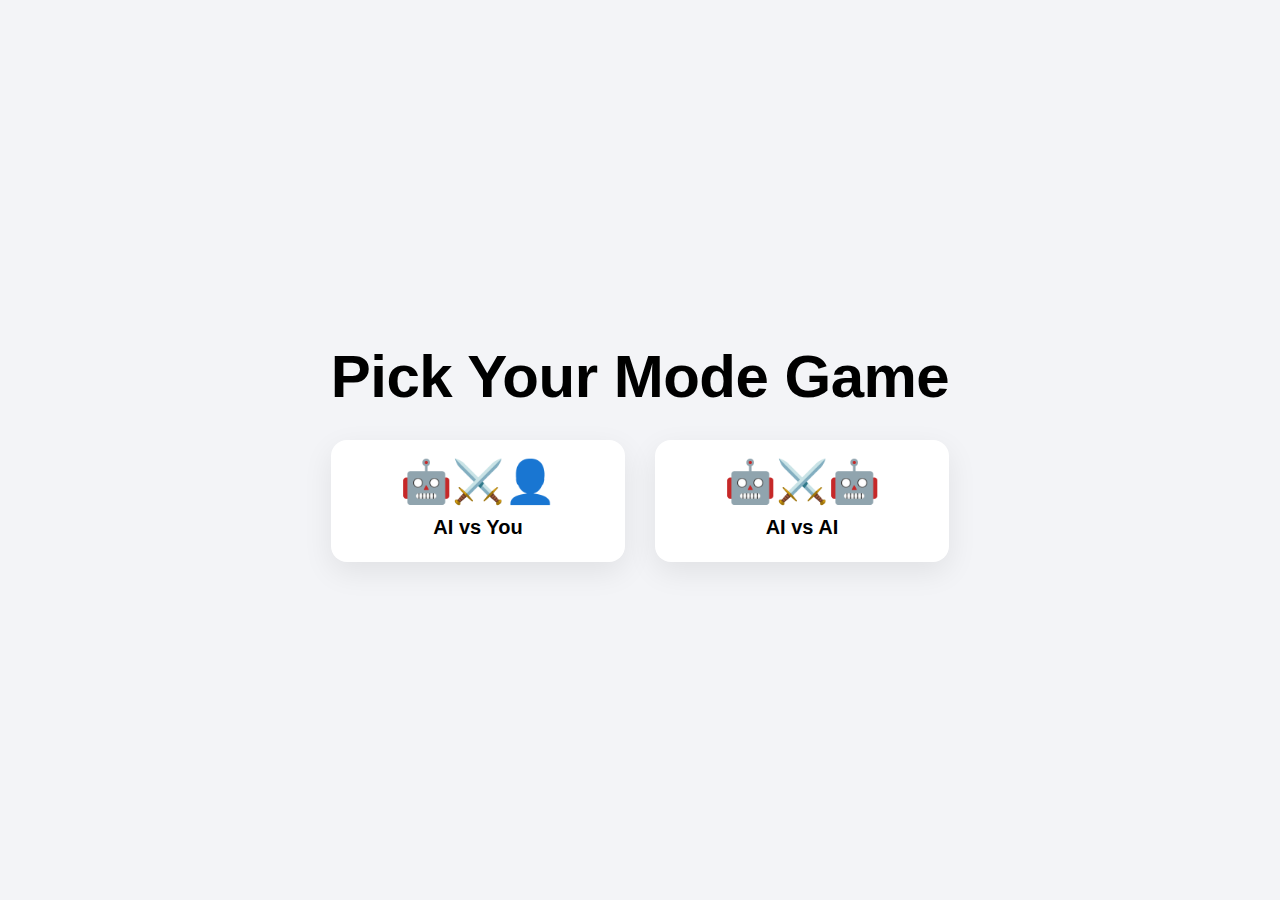
<file: web/static/index.html>
<!DOCTYPE html>
<html lang="vi">
<head>
  <meta charset="UTF-8">
  <title>Chọn chế độ chơi</title>
  <link rel="stylesheet" href="index.css">
</head>
<body>

<div id="mode-selector" aria-label="Chọn theme bàn cờ">
  <h1 class="title"> Pick Your Mode Game </h1>

  <div class="mode-list">
    <div class="mode-card" id="btnHuman">
      <div class="icon">🤖⚔️👤</div>
      <div class="label">AI vs You</div>
    </div>

    <div class="mode-card" id="btnAI">
      <div class="icon">🤖⚔️🤖</div>
      <div class="label">AI vs AI</div>
    </div>
  </div>
</div>

<script>
  document.getElementById("btnHuman").onclick = () => {
    window.location.href = "ai-human.html";
  };

  document.getElementById("btnAI").onclick = () => {
    window.location.href = "ai-ai.html";
  };
</script>
</body>
</html>
</file>
<file: web/static/index.css>
body {
  margin: 0;
  padding: 0;
  background: #f3f4f7;
  font-family: "Inter", sans-serif;
  display: flex;
  align-items: center;
  justify-content: center;
  height: 100vh;
}

.container {
  text-align: center;
}

.title {
  margin: 6px 0 30px;
  font-size: clamp(30px, 5vw, 60px);
  line-height: 1.1;
  font-weight: 900;
  letter-spacing: -0.5px;
}

.mode-selector {
  position: fixed;
  top: 50%;
  left: 50%;
  transform: translate(-50%, -50%);
  width: 95%;
  max-width: 1280px;
  background: #ffffff;
  padding: 40px 36px;
  border-radius: 20px;
  box-shadow: 0 18px 80px rgba(0, 0, 0, 0.18);
  text-align: center;
  z-index: 1000;
  max-height: 90vh; 
  overflow-y: auto;     
  overscroll-behavior: contain; 
}

.mode-list {
  display: flex;
  gap: 30px;
  justify-content: center;
}

.mode-card {
  width: 260px;
  border-radius:16px;
  padding:14px;
  background:#fff;
  box-shadow:0 10px 30px rgba(0,0,0,0.08);
  cursor:pointer;
  transition: transform .14s ease, box-shadow .14s ease, border-color .14s;
  border:3px solid transparent;
  user-select:none;
  display:flex;
  flex-direction:column;
  align-items:center;
}

.mode-card:hover {
  transform: translateY(-6px);
  box-shadow: 0 10px 20px rgba(0,0,0,0.15);
}

.icon {
  font-size: 42px;
  margin-bottom: 10px;
}

.label {
  font-size: 20px;
  font-weight: 600;
  margin-bottom: 6px;
}

.desc {
  font-size: 14px;
  color: #555;
}
</file>
